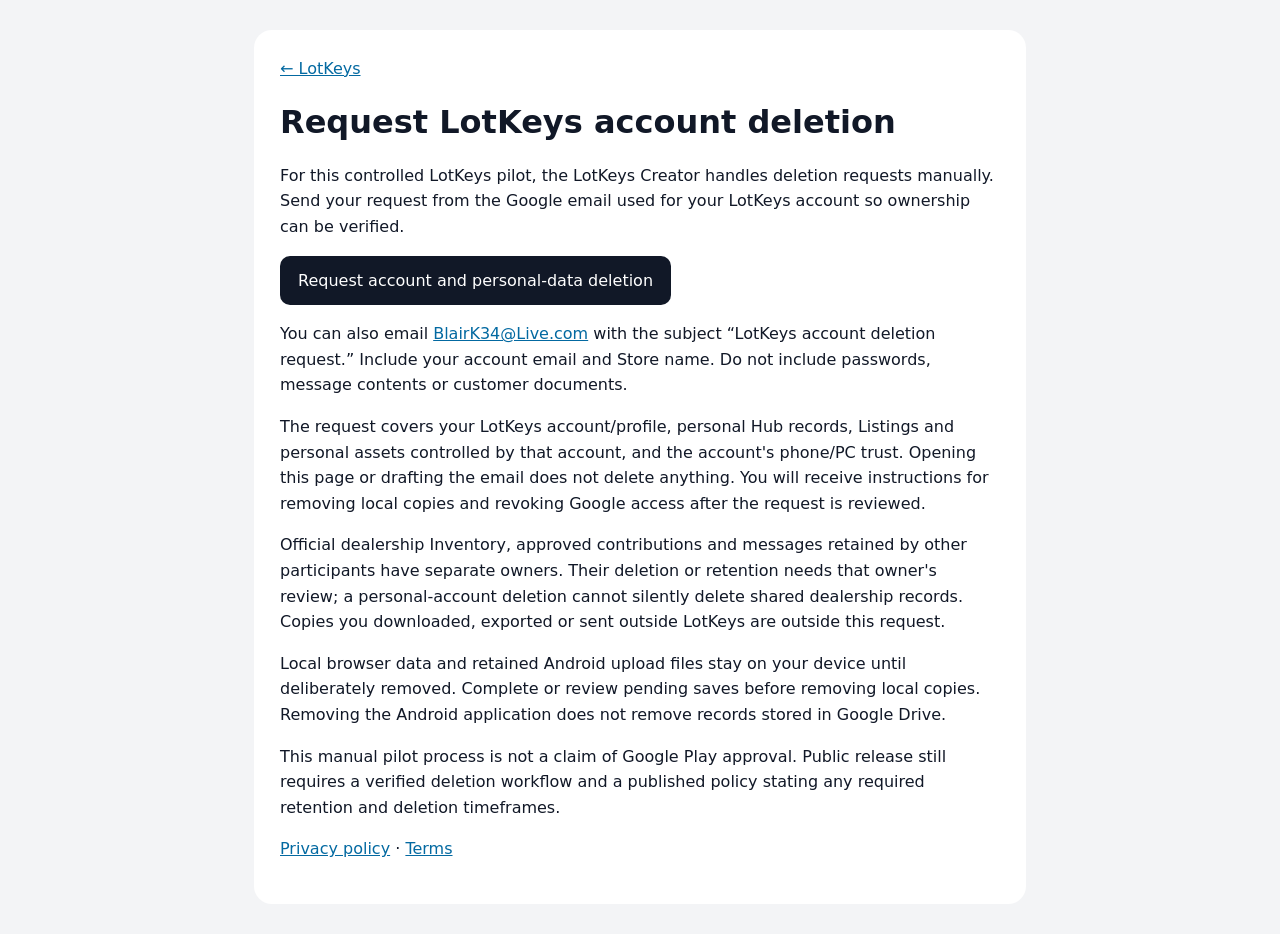
<file: delete-account.html>
<!doctype html>
<html lang="en">
<head>
  <meta charset="utf-8"><meta name="viewport" content="width=device-width,initial-scale=1">
  <title>Request LotKeys Account Deletion</title>
  <style>body{margin:0;background:#f3f4f6;color:#111827;font:16px/1.6 system-ui,sans-serif}main{max-width:720px;margin:30px auto;padding:26px;background:white;border-radius:18px}h1{line-height:1.2}a{color:#0369a1}.button{display:inline-block;padding:12px 18px;background:#111827;color:white;border-radius:10px;text-decoration:none}@media(max-width:760px){main{margin:0;border-radius:0}}</style>
</head>
<body><main>
  <a href="./">← LotKeys</a>
  <h1>Request LotKeys account deletion</h1>
  <p>For this controlled LotKeys pilot, the LotKeys Creator handles deletion requests manually. Send your request from the Google email used for your LotKeys account so ownership can be verified.</p>
  <p><a class="button" href="mailto:BlairK34@Live.com?subject=LotKeys%20account%20deletion%20request">Request account and personal-data deletion</a></p>
  <p>You can also email <a href="mailto:BlairK34@Live.com">BlairK34@Live.com</a> with the subject “LotKeys account deletion request.” Include your account email and Store name. Do not include passwords, message contents or customer documents.</p>
  <p>The request covers your LotKeys account/profile, personal Hub records, Listings and personal assets controlled by that account, and the account's phone/PC trust. Opening this page or drafting the email does not delete anything. You will receive instructions for removing local copies and revoking Google access after the request is reviewed.</p>
  <p>Official dealership Inventory, approved contributions and messages retained by other participants have separate owners. Their deletion or retention needs that owner's review; a personal-account deletion cannot silently delete shared dealership records. Copies you downloaded, exported or sent outside LotKeys are outside this request.</p>
  <p>Local browser data and retained Android upload files stay on your device until deliberately removed. Complete or review pending saves before removing local copies. Removing the Android application does not remove records stored in Google Drive.</p>
  <p>This manual pilot process is not a claim of Google Play approval. Public release still requires a verified deletion workflow and a published policy stating any required retention and deletion timeframes.</p>
  <p><a href="./privacy.html">Privacy policy</a> · <a href="./terms.html">Terms</a></p>
</main></body></html>
</file>
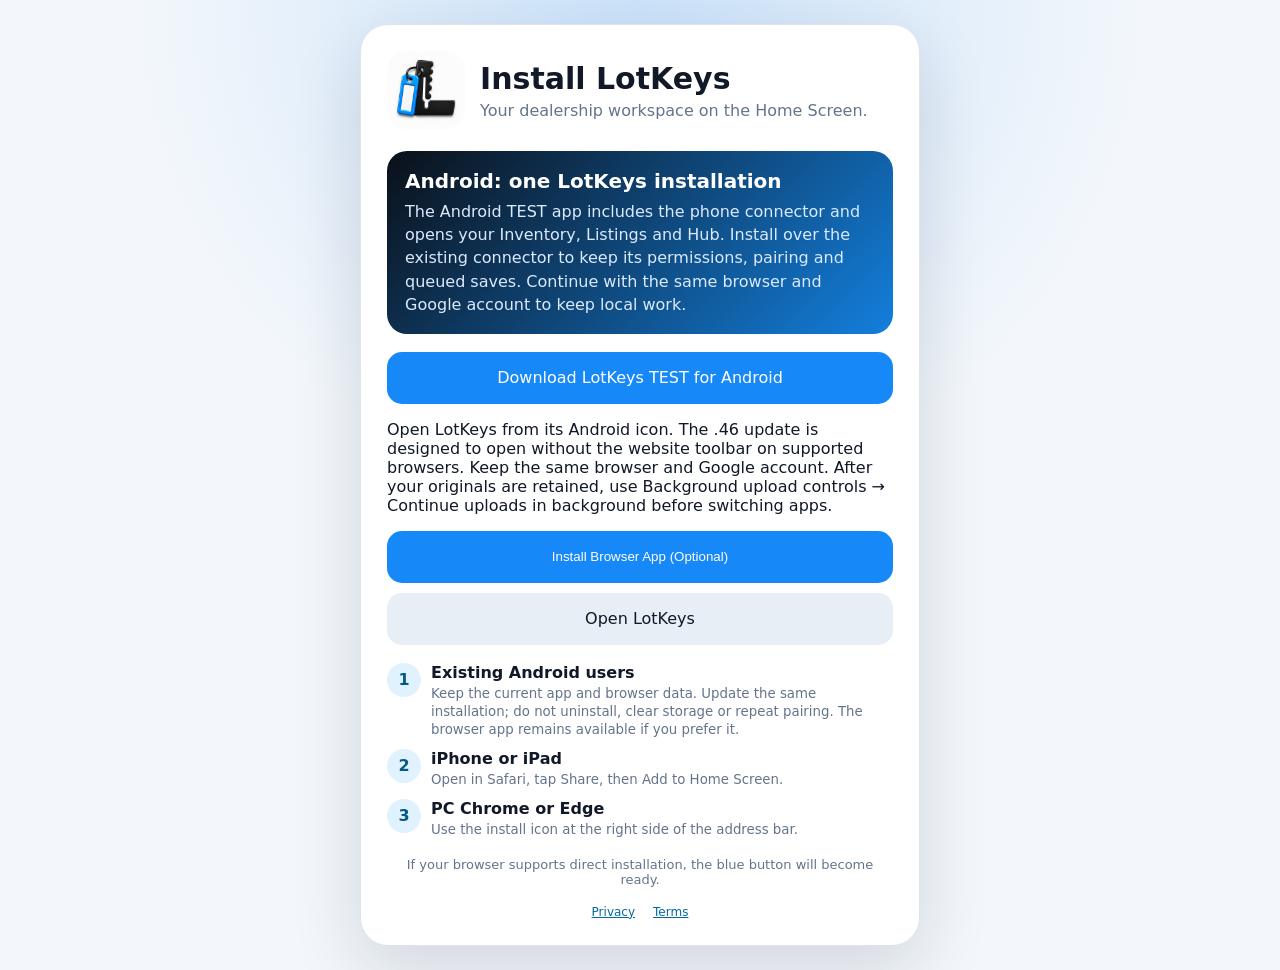
<file: install.html>
<!doctype html>
<html lang="en">
<head>
  <meta charset="utf-8">
  <meta name="viewport" content="width=device-width,initial-scale=1,viewport-fit=cover">
  <meta name="theme-color" content="#111827">
  <title>Install LotKeys</title>
  <link rel="manifest" href="./manifest.webmanifest">
  <link rel="icon" href="./assets/lotkeys-favicon.png">
  <link rel="apple-touch-icon" href="./assets/lotkeys-apple-touch-icon.png">
  <style>
    :root{color-scheme:light dark;--blue:#1688f8;--ink:#111827;--muted:#64748b;--line:#dbe4ef;--card:#fff;--bg:#f3f7fb}
    *{box-sizing:border-box}body{margin:0;min-height:100svh;display:grid;place-items:center;padding:24px;background:radial-gradient(circle at 50% 0,rgba(22,136,248,.18),transparent 44%),var(--bg);font-family:Inter,system-ui,-apple-system,"Segoe UI",sans-serif;color:var(--ink)}
    main{width:min(560px,100%);background:var(--card);border:1px solid var(--line);border-radius:28px;padding:26px;box-shadow:0 24px 70px rgba(15,23,42,.14)}
    .brand{display:flex;align-items:center;gap:15px}.brand img{width:78px;height:78px;border-radius:20px;object-fit:contain}.brand h1{margin:0;font-size:30px}.brand p{margin:5px 0 0;color:var(--muted)}
    .hero{margin:22px 0 18px;padding:18px;border-radius:20px;background:linear-gradient(135deg,#0b1018,#137fdd);color:#fff}.hero strong{display:block;font-size:20px}.hero span{display:block;margin-top:7px;color:#dbeafe;line-height:1.45}
    button,.button{display:flex;width:100%;justify-content:center;align-items:center;min-height:52px;border:0;border-radius:15px;padding:12px 18px;background:var(--blue);color:#fff;font:800 16px inherit;text-decoration:none;cursor:pointer}.button.secondary{margin-top:10px;background:#e7eef6;color:var(--ink)}button[disabled]{opacity:.62;cursor:default}
    .steps{display:grid;gap:10px;margin:18px 0}.step{display:grid;grid-template-columns:34px 1fr;gap:10px;align-items:start}.step b{width:34px;height:34px;display:grid;place-items:center;border-radius:50%;background:#e0f2fe;color:#075985}.step strong,.step small{display:block}.step small{color:var(--muted);margin-top:3px;line-height:1.35}
    #status{min-height:20px;margin:12px 2px 0;color:var(--muted);font-size:13px;text-align:center}.legal{display:flex;justify-content:center;gap:18px;margin-top:18px;font-size:12px}.legal a{color:#0369a1}
    @media(prefers-color-scheme:dark){:root{--ink:#f8fafc;--muted:#a8b3c2;--line:#2b3542;--card:#15191f;--bg:#0b0e12}.button.secondary{background:#28313c;color:#fff}.step b{background:#153957;color:#bae6fd}}
  </style>
</head>
<body>
  <main>
    <div class="brand"><img src="./assets/lotkeys-default-logo.png" alt="LotKeys"><div><h1>Install LotKeys</h1><p>Your dealership workspace on the Home Screen.</p></div></div>
    <div class="hero"><strong>Android: one LotKeys installation</strong><span>The Android TEST app includes the phone connector and opens your Inventory, Listings and Hub. Install over the existing connector to keep its permissions, pairing and queued saves. Continue with the same browser and Google account to keep local work.</span></div>
    <a class="button" href="./downloads/LotKeys-Connector-TEST-V0.9.5.46.apk">Download LotKeys TEST for Android</a>
    <p>Open LotKeys from its Android icon. The .46 update is designed to open without the website toolbar on supported browsers. Keep the same browser and Google account. After your originals are retained, use Background upload controls → Continue uploads in background before switching apps.</p>
    <button id="install" type="button">Install Browser App (Optional)</button>
    <a class="button secondary" href="./">Open LotKeys</a>
    <div class="steps" id="manual-steps">
      <div class="step"><b>1</b><div><strong>Existing Android users</strong><small>Keep the current app and browser data. Update the same installation; do not uninstall, clear storage or repeat pairing. The browser app remains available if you prefer it.</small></div></div>
      <div class="step"><b>2</b><div><strong>iPhone or iPad</strong><small>Open in Safari, tap Share, then Add to Home Screen.</small></div></div>
      <div class="step"><b>3</b><div><strong>PC Chrome or Edge</strong><small>Use the install icon at the right side of the address bar.</small></div></div>
    </div>
    <div id="status" role="status" aria-live="polite"></div>
    <div class="legal"><a href="./privacy.html">Privacy</a><a href="./terms.html">Terms</a></div>
  </main>
  <script>
    let promptEvent=null;
    const button=document.getElementById('install'),status=document.getElementById('status');
    const standalone=matchMedia('(display-mode: standalone)').matches||navigator.standalone===true;
    if(standalone){button.disabled=true;button.textContent='✓ LotKeys is already installed';status.textContent='Open LotKeys from your Home Screen or app list.'}
    else status.textContent='If your browser supports direct installation, the blue button will become ready.';
    addEventListener('beforeinstallprompt',event=>{event.preventDefault();promptEvent=event;button.disabled=false;status.textContent='LotKeys is ready to install on this device.'});
    button.addEventListener('click',async()=>{if(!promptEvent){status.textContent='Use the matching browser instructions below to add LotKeys.';document.getElementById('manual-steps').scrollIntoView({behavior:'smooth'});return}button.disabled=true;await promptEvent.prompt();const choice=await promptEvent.userChoice.catch(()=>({outcome:'dismissed'}));status.textContent=choice.outcome==='accepted'?'LotKeys installation started ✓':'Installation was cancelled — you can try again anytime.';promptEvent=null;if(choice.outcome!=='accepted')button.disabled=false});
    addEventListener('appinstalled',()=>{button.disabled=true;button.textContent='✓ LotKeys installed';status.textContent='LotKeys is now available from your Home Screen or app list.'});
    if('serviceWorker' in navigator)navigator.serviceWorker.register('./sw.js?v=095048',{updateViaCache:'none'}).then(registration=>registration.update().catch(()=>{})).catch(()=>{});
  </script>
</body>
</html>
</file>
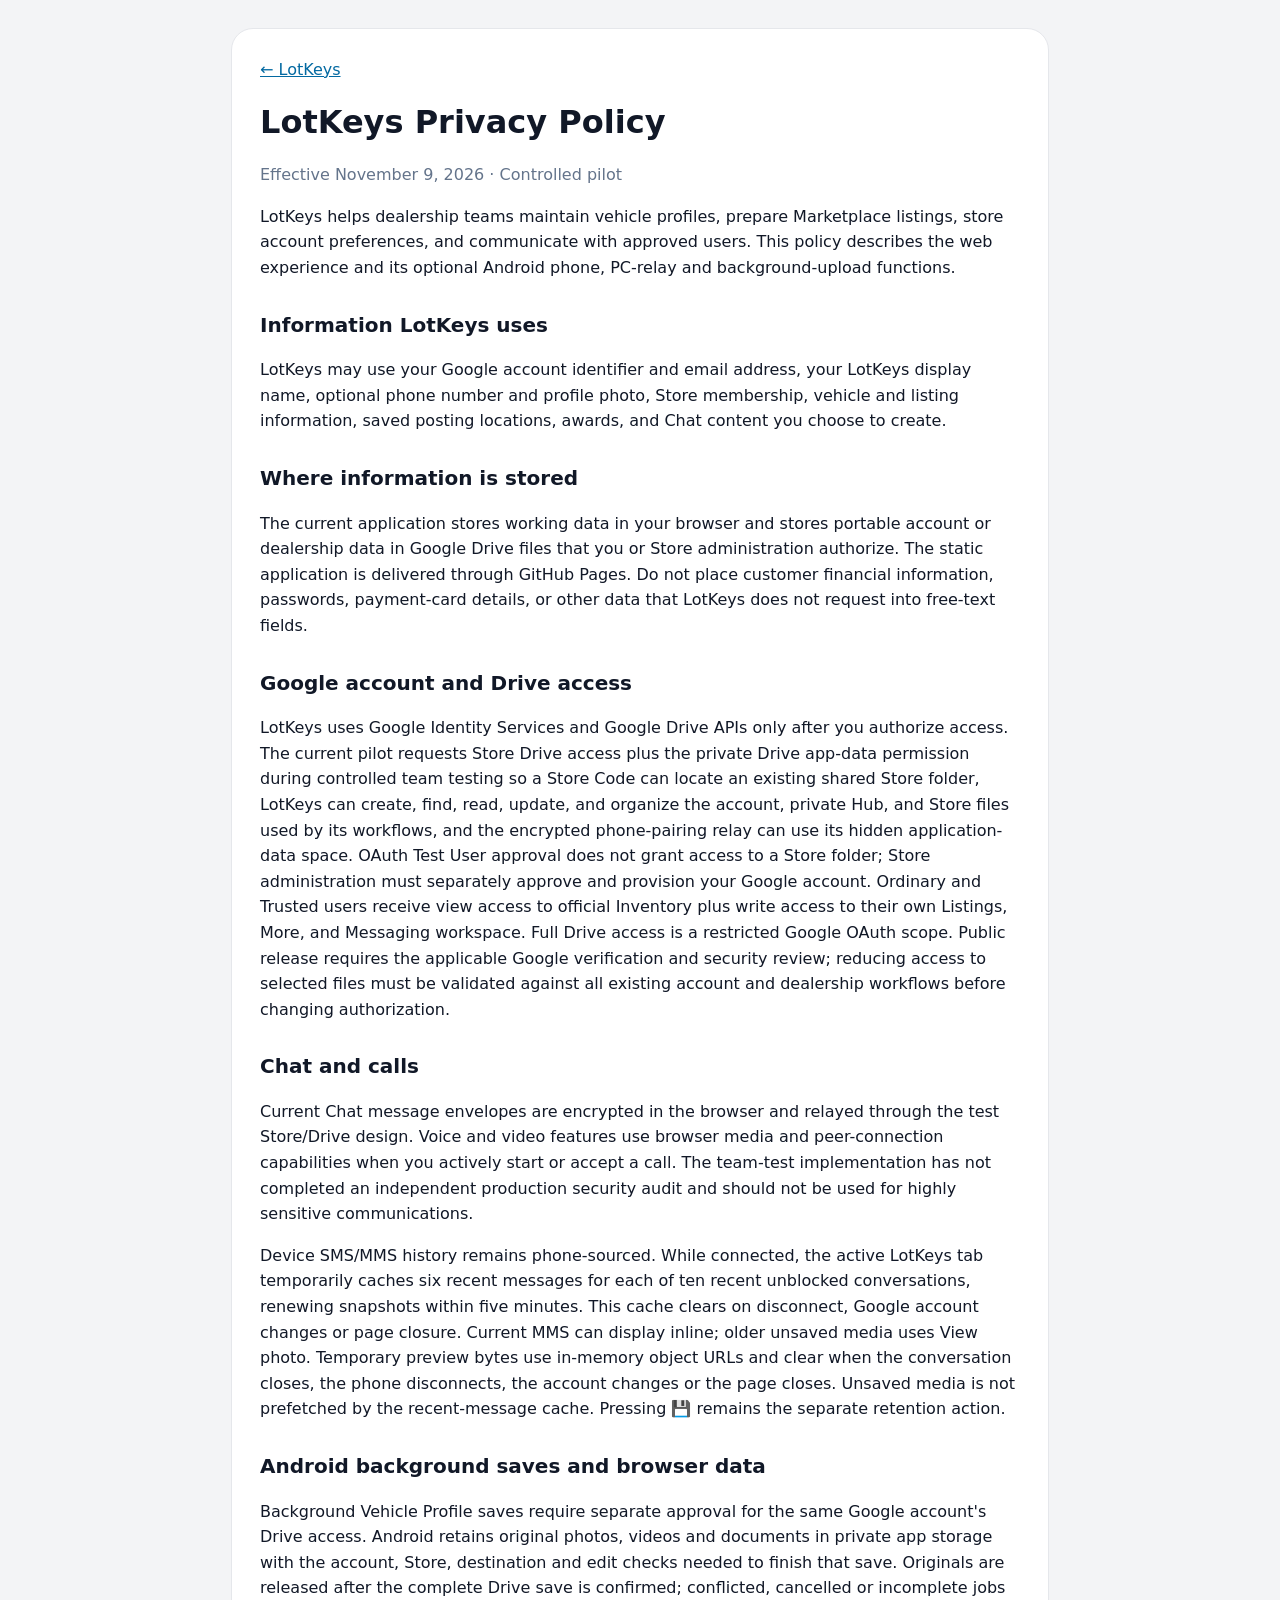
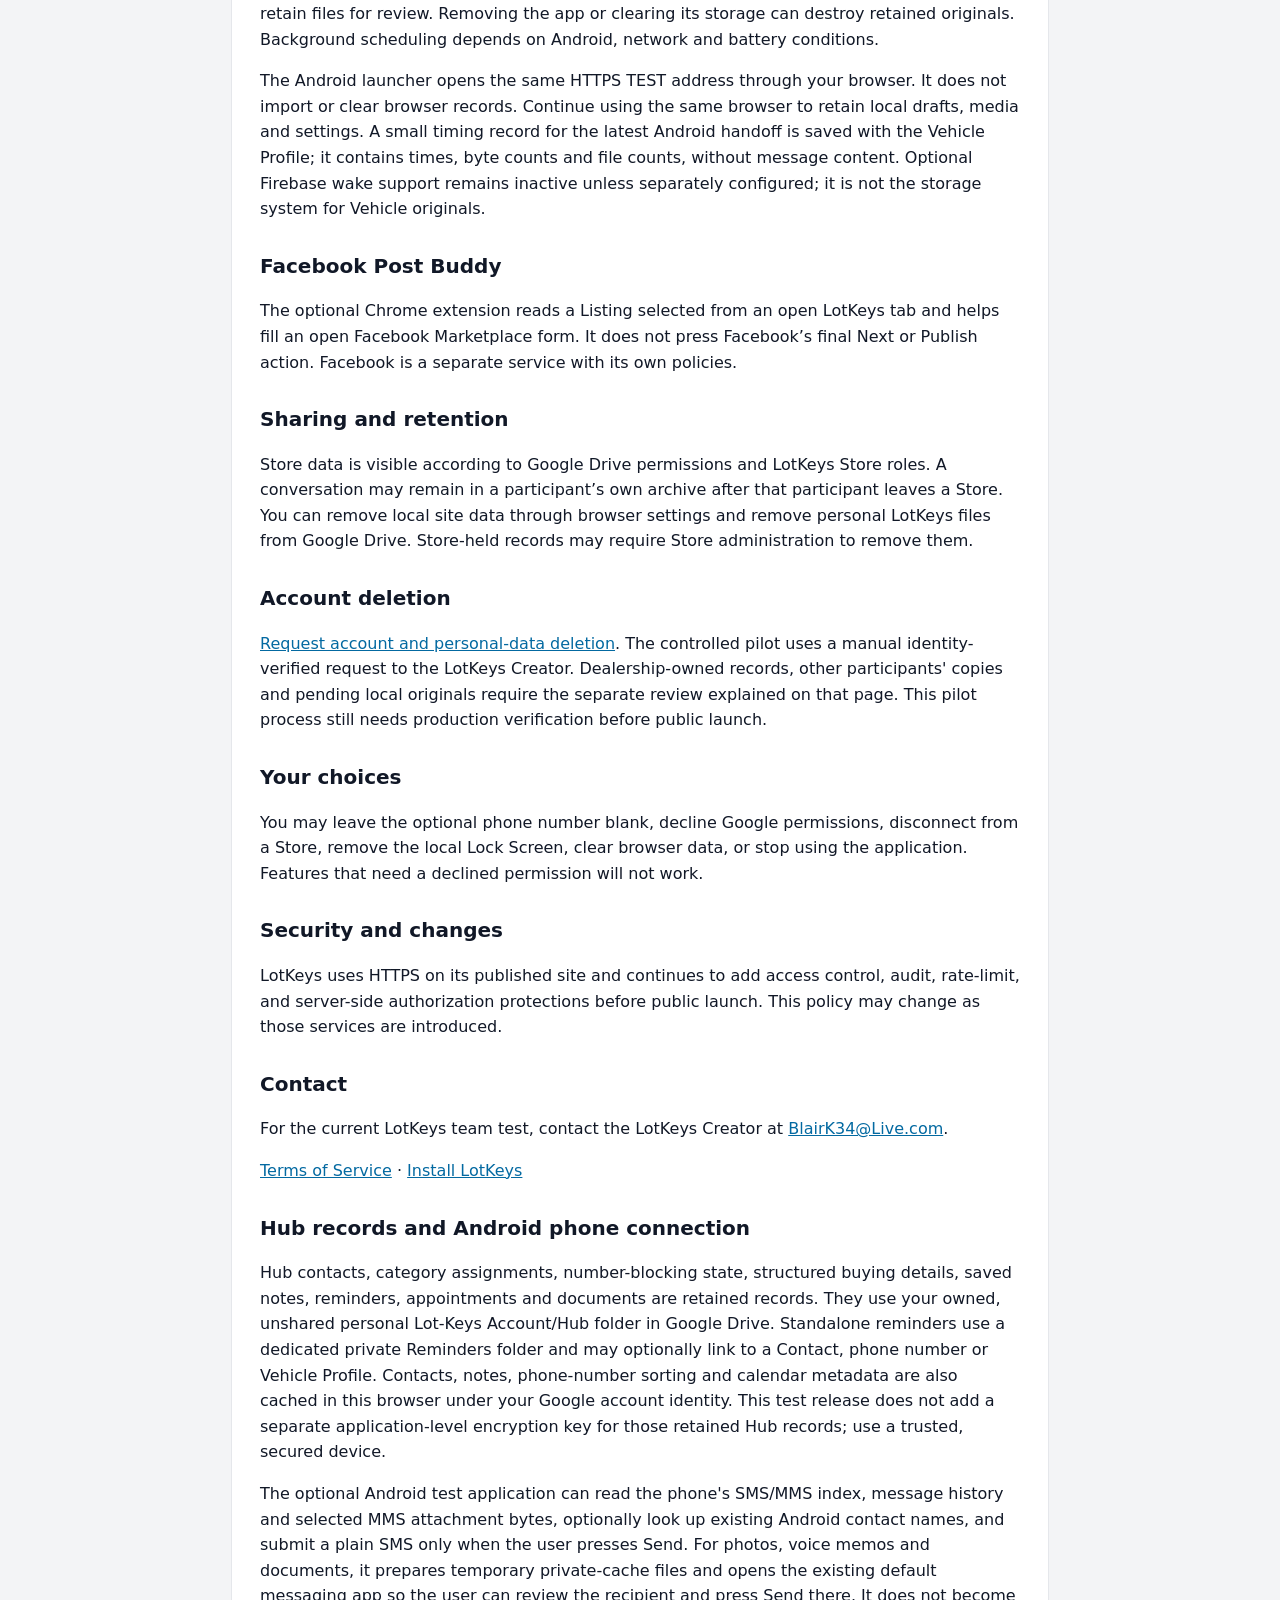
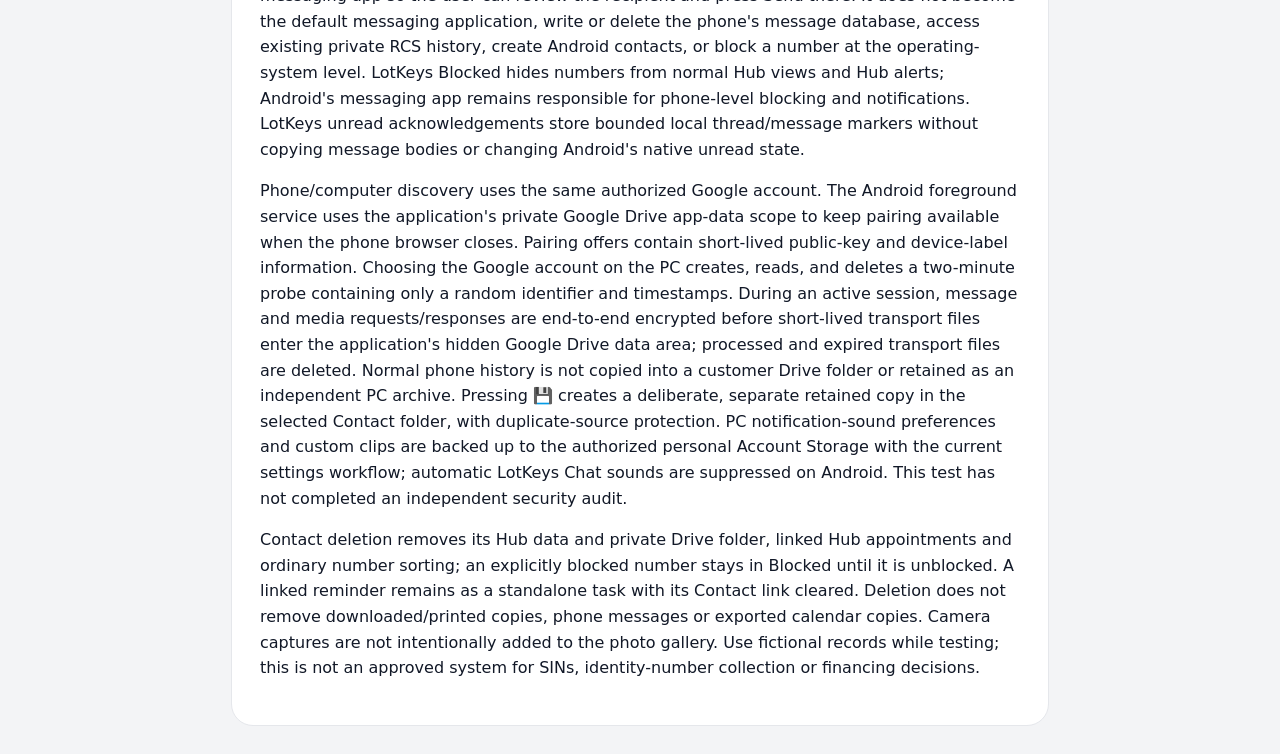
<file: privacy.html>
<!doctype html>
<html lang="en">
<head>
  <meta charset="utf-8">
  <meta name="viewport" content="width=device-width,initial-scale=1">
  <meta name="theme-color" content="#111827">
  <title>LotKeys Privacy Policy</title>
  <link rel="icon" href="./assets/lotkeys-favicon.png">
  <style>body{margin:0;background:#f3f4f6;color:#111827;font:16px/1.6 system-ui,-apple-system,"Segoe UI",sans-serif}main{max-width:760px;margin:28px auto;padding:28px;background:#fff;border:1px solid #e5e7eb;border-radius:22px}h1{line-height:1.15}h2{margin-top:28px;font-size:20px}a{color:#0369a1}.muted{color:#64748b}@media(max-width:800px){main{margin:0;border:0;border-radius:0;padding:22px}}</style>
</head>
<body>
<main>
  <a href="./">← LotKeys</a>
  <h1>LotKeys Privacy Policy</h1>
  <p class="muted">Effective November 9, 2026 · Controlled pilot</p>
  <p>LotKeys helps dealership teams maintain vehicle profiles, prepare Marketplace listings, store account preferences, and communicate with approved users. This policy describes the web experience and its optional Android phone, PC-relay and background-upload functions.</p>
  <h2>Information LotKeys uses</h2>
  <p>LotKeys may use your Google account identifier and email address, your LotKeys display name, optional phone number and profile photo, Store membership, vehicle and listing information, saved posting locations, awards, and Chat content you choose to create.</p>
  <h2>Where information is stored</h2>
  <p>The current application stores working data in your browser and stores portable account or dealership data in Google Drive files that you or Store administration authorize. The static application is delivered through GitHub Pages. Do not place customer financial information, passwords, payment-card details, or other data that LotKeys does not request into free-text fields.</p>
  <h2>Google account and Drive access</h2>
  <p>LotKeys uses Google Identity Services and Google Drive APIs only after you authorize access. The current pilot requests Store Drive access plus the private Drive app-data permission during controlled team testing so a Store Code can locate an existing shared Store folder, LotKeys can create, find, read, update, and organize the account, private Hub, and Store files used by its workflows, and the encrypted phone-pairing relay can use its hidden application-data space. OAuth Test User approval does not grant access to a Store folder; Store administration must separately approve and provision your Google account. Ordinary and Trusted users receive view access to official Inventory plus write access to their own Listings, More, and Messaging workspace. Full Drive access is a restricted Google OAuth scope. Public release requires the applicable Google verification and security review; reducing access to selected files must be validated against all existing account and dealership workflows before changing authorization.</p>
  <h2>Chat and calls</h2>
  <p>Current Chat message envelopes are encrypted in the browser and relayed through the test Store/Drive design. Voice and video features use browser media and peer-connection capabilities when you actively start or accept a call. The team-test implementation has not completed an independent production security audit and should not be used for highly sensitive communications.</p>
  <p>Device SMS/MMS history remains phone-sourced. While connected, the active LotKeys tab temporarily caches six recent messages for each of ten recent unblocked conversations, renewing snapshots within five minutes. This cache clears on disconnect, Google account changes or page closure. Current MMS can display inline; older unsaved media uses View photo. Temporary preview bytes use in-memory object URLs and clear when the conversation closes, the phone disconnects, the account changes or the page closes. Unsaved media is not prefetched by the recent-message cache. Pressing 💾 remains the separate retention action.</p>
  <h2>Android background saves and browser data</h2>
  <p>Background Vehicle Profile saves require separate approval for the same Google account's Drive access. Android retains original photos, videos and documents in private app storage with the account, Store, destination and edit checks needed to finish that save. Originals are released after the complete Drive save is confirmed; conflicted, cancelled or incomplete jobs retain files for review. Removing the app or clearing its storage can destroy retained originals. Background scheduling depends on Android, network and battery conditions.</p>
  <p>The Android launcher opens the same HTTPS TEST address through your browser. It does not import or clear browser records. Continue using the same browser to retain local drafts, media and settings. A small timing record for the latest Android handoff is saved with the Vehicle Profile; it contains times, byte counts and file counts, without message content. Optional Firebase wake support remains inactive unless separately configured; it is not the storage system for Vehicle originals.</p>
  <h2>Facebook Post Buddy</h2>
  <p>The optional Chrome extension reads a Listing selected from an open LotKeys tab and helps fill an open Facebook Marketplace form. It does not press Facebook’s final Next or Publish action. Facebook is a separate service with its own policies.</p>
  <h2>Sharing and retention</h2>
  <p>Store data is visible according to Google Drive permissions and LotKeys Store roles. A conversation may remain in a participant’s own archive after that participant leaves a Store. You can remove local site data through browser settings and remove personal LotKeys files from Google Drive. Store-held records may require Store administration to remove them.</p>
  <h2>Account deletion</h2>
  <p><a href="./delete-account.html">Request account and personal-data deletion</a>. The controlled pilot uses a manual identity-verified request to the LotKeys Creator. Dealership-owned records, other participants' copies and pending local originals require the separate review explained on that page. This pilot process still needs production verification before public launch.</p>
  <h2>Your choices</h2>
  <p>You may leave the optional phone number blank, decline Google permissions, disconnect from a Store, remove the local Lock Screen, clear browser data, or stop using the application. Features that need a declined permission will not work.</p>
  <h2>Security and changes</h2>
  <p>LotKeys uses HTTPS on its published site and continues to add access control, audit, rate-limit, and server-side authorization protections before public launch. This policy may change as those services are introduced.</p>
  <h2>Contact</h2>
  <p>For the current LotKeys team test, contact the LotKeys Creator at <a href="mailto:BlairK34@Live.com">BlairK34@Live.com</a>.</p>
  <p><a href="./terms.html">Terms of Service</a> · <a href="./install.html">Install LotKeys</a></p>
<section><h2>Hub records and Android phone connection</h2><p>Hub contacts, category assignments, number-blocking state, structured buying details, saved notes, reminders, appointments and documents are retained records. They use your owned, unshared personal Lot-Keys Account/Hub folder in Google Drive. Standalone reminders use a dedicated private Reminders folder and may optionally link to a Contact, phone number or Vehicle Profile. Contacts, notes, phone-number sorting and calendar metadata are also cached in this browser under your Google account identity. This test release does not add a separate application-level encryption key for those retained Hub records; use a trusted, secured device.</p><p>The optional Android test application can read the phone's SMS/MMS index, message history and selected MMS attachment bytes, optionally look up existing Android contact names, and submit a plain SMS only when the user presses Send. For photos, voice memos and documents, it prepares temporary private-cache files and opens the existing default messaging app so the user can review the recipient and press Send there. It does not become the default messaging application, write or delete the phone's message database, access existing private RCS history, create Android contacts, or block a number at the operating-system level. LotKeys Blocked hides numbers from normal Hub views and Hub alerts; Android's messaging app remains responsible for phone-level blocking and notifications. LotKeys unread acknowledgements store bounded local thread/message markers without copying message bodies or changing Android's native unread state.</p><p>Phone/computer discovery uses the same authorized Google account. The Android foreground service uses the application's private Google Drive app-data scope to keep pairing available when the phone browser closes. Pairing offers contain short-lived public-key and device-label information. Choosing the Google account on the PC creates, reads, and deletes a two-minute probe containing only a random identifier and timestamps. During an active session, message and media requests/responses are end-to-end encrypted before short-lived transport files enter the application's hidden Google Drive data area; processed and expired transport files are deleted. Normal phone history is not copied into a customer Drive folder or retained as an independent PC archive. Pressing 💾 creates a deliberate, separate retained copy in the selected Contact folder, with duplicate-source protection. PC notification-sound preferences and custom clips are backed up to the authorized personal Account Storage with the current settings workflow; automatic LotKeys Chat sounds are suppressed on Android. This test has not completed an independent security audit.</p><p>Contact deletion removes its Hub data and private Drive folder, linked Hub appointments and ordinary number sorting; an explicitly blocked number stays in Blocked until it is unblocked. A linked reminder remains as a standalone task with its Contact link cleared. Deletion does not remove downloaded/printed copies, phone messages or exported calendar copies. Camera captures are not intentionally added to the photo gallery. Use fictional records while testing; this is not an approved system for SINs, identity-number collection or financing decisions.</p></section></main>
</body>
</html>
</file>
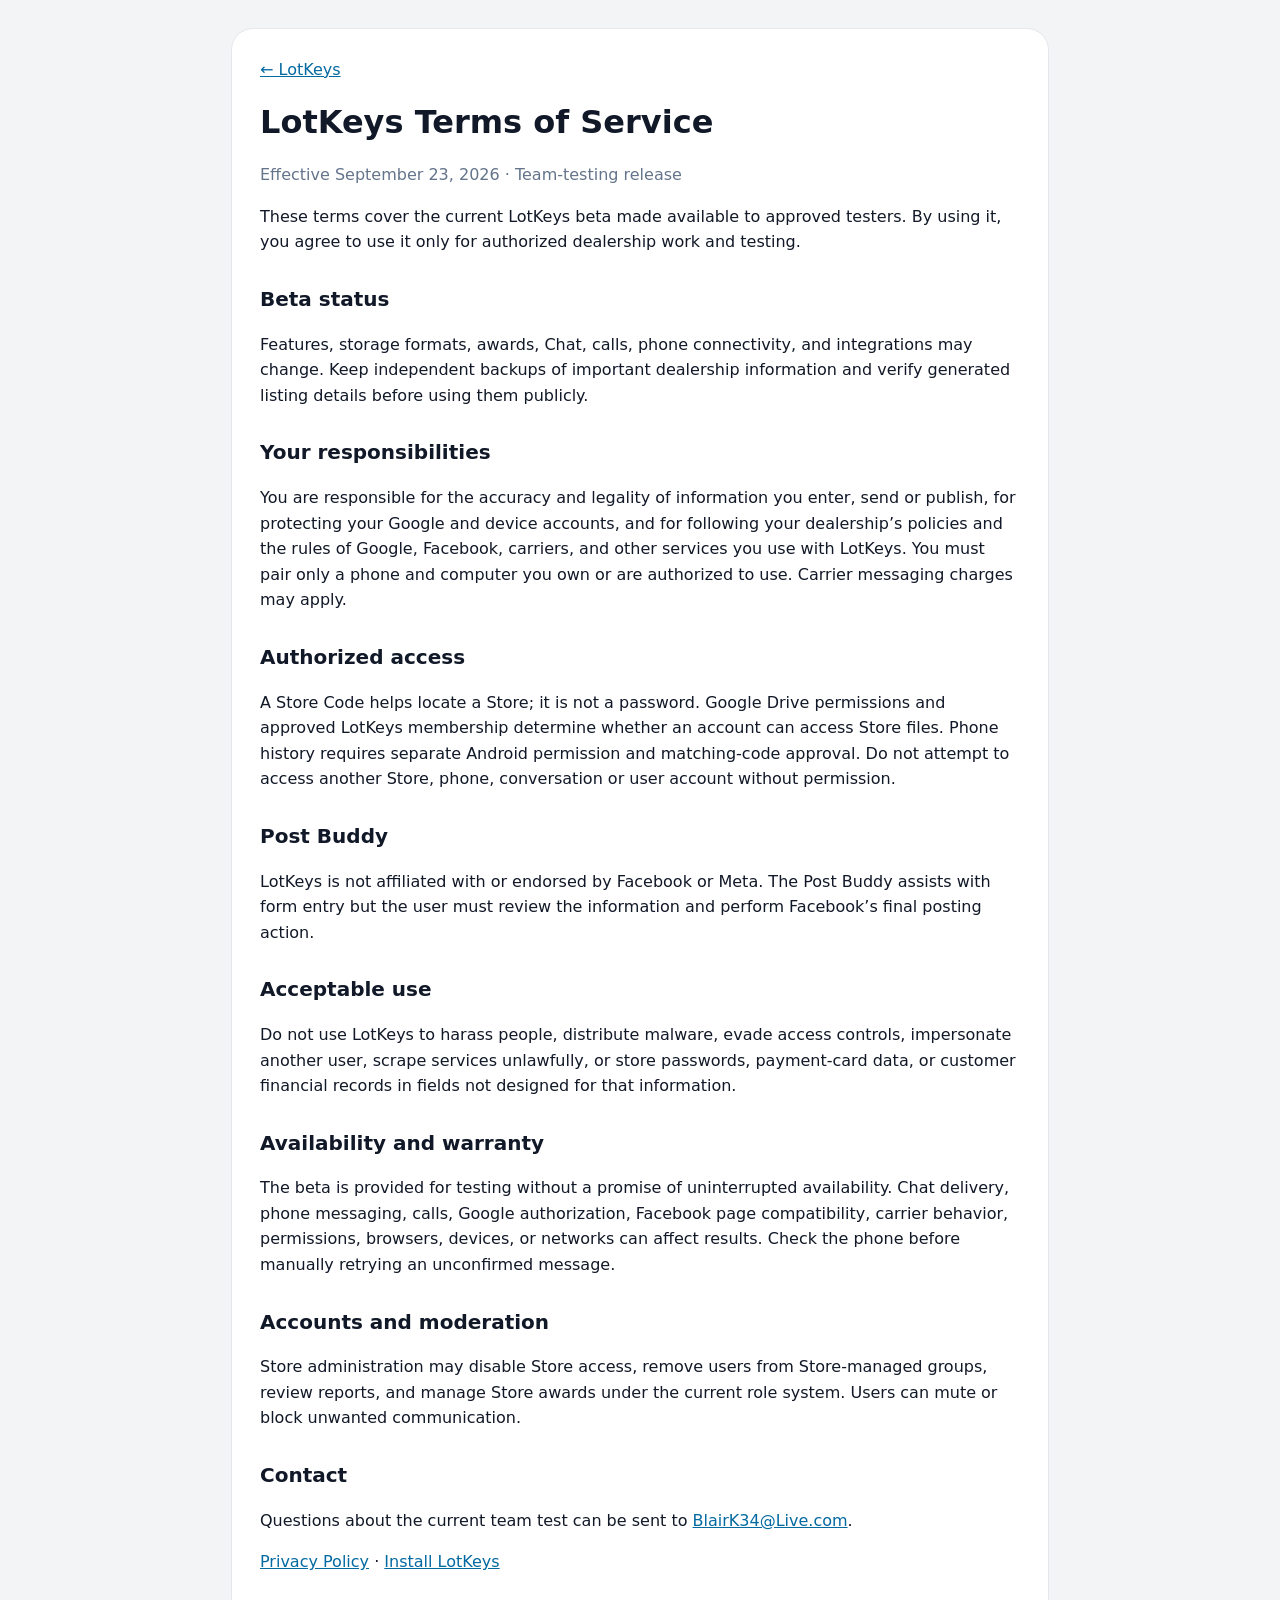
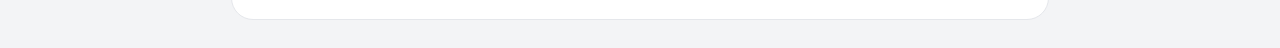
<file: terms.html>
<!doctype html>
<html lang="en"><head><meta charset="utf-8"><meta name="viewport" content="width=device-width,initial-scale=1"><meta name="theme-color" content="#111827"><title>LotKeys Terms of Service</title><link rel="icon" href="./assets/lotkeys-favicon.png"><style>body{margin:0;background:#f3f4f6;color:#111827;font:16px/1.6 system-ui,-apple-system,"Segoe UI",sans-serif}main{max-width:760px;margin:28px auto;padding:28px;background:#fff;border:1px solid #e5e7eb;border-radius:22px}h1{line-height:1.15}h2{margin-top:28px;font-size:20px}a{color:#0369a1}.muted{color:#64748b}@media(max-width:800px){main{margin:0;border:0;border-radius:0;padding:22px}}</style></head><body><main><a href="./">← LotKeys</a><h1>LotKeys Terms of Service</h1><p class="muted">Effective September 23, 2026 · Team-testing release</p><p>These terms cover the current LotKeys beta made available to approved testers. By using it, you agree to use it only for authorized dealership work and testing.</p><h2>Beta status</h2><p>Features, storage formats, awards, Chat, calls, phone connectivity, and integrations may change. Keep independent backups of important dealership information and verify generated listing details before using them publicly.</p><h2>Your responsibilities</h2><p>You are responsible for the accuracy and legality of information you enter, send or publish, for protecting your Google and device accounts, and for following your dealership’s policies and the rules of Google, Facebook, carriers, and other services you use with LotKeys. You must pair only a phone and computer you own or are authorized to use. Carrier messaging charges may apply.</p><h2>Authorized access</h2><p>A Store Code helps locate a Store; it is not a password. Google Drive permissions and approved LotKeys membership determine whether an account can access Store files. Phone history requires separate Android permission and matching-code approval. Do not attempt to access another Store, phone, conversation or user account without permission.</p><h2>Post Buddy</h2><p>LotKeys is not affiliated with or endorsed by Facebook or Meta. The Post Buddy assists with form entry but the user must review the information and perform Facebook’s final posting action.</p><h2>Acceptable use</h2><p>Do not use LotKeys to harass people, distribute malware, evade access controls, impersonate another user, scrape services unlawfully, or store passwords, payment-card data, or customer financial records in fields not designed for that information.</p><h2>Availability and warranty</h2><p>The beta is provided for testing without a promise of uninterrupted availability. Chat delivery, phone messaging, calls, Google authorization, Facebook page compatibility, carrier behavior, permissions, browsers, devices, or networks can affect results. Check the phone before manually retrying an unconfirmed message.</p><h2>Accounts and moderation</h2><p>Store administration may disable Store access, remove users from Store-managed groups, review reports, and manage Store awards under the current role system. Users can mute or block unwanted communication.</p><h2>Contact</h2><p>Questions about the current team test can be sent to <a href="mailto:BlairK34@Live.com">BlairK34@Live.com</a>.</p><p><a href="./privacy.html">Privacy Policy</a> · <a href="./install.html">Install LotKeys</a></p></main></body></html>
</file>
